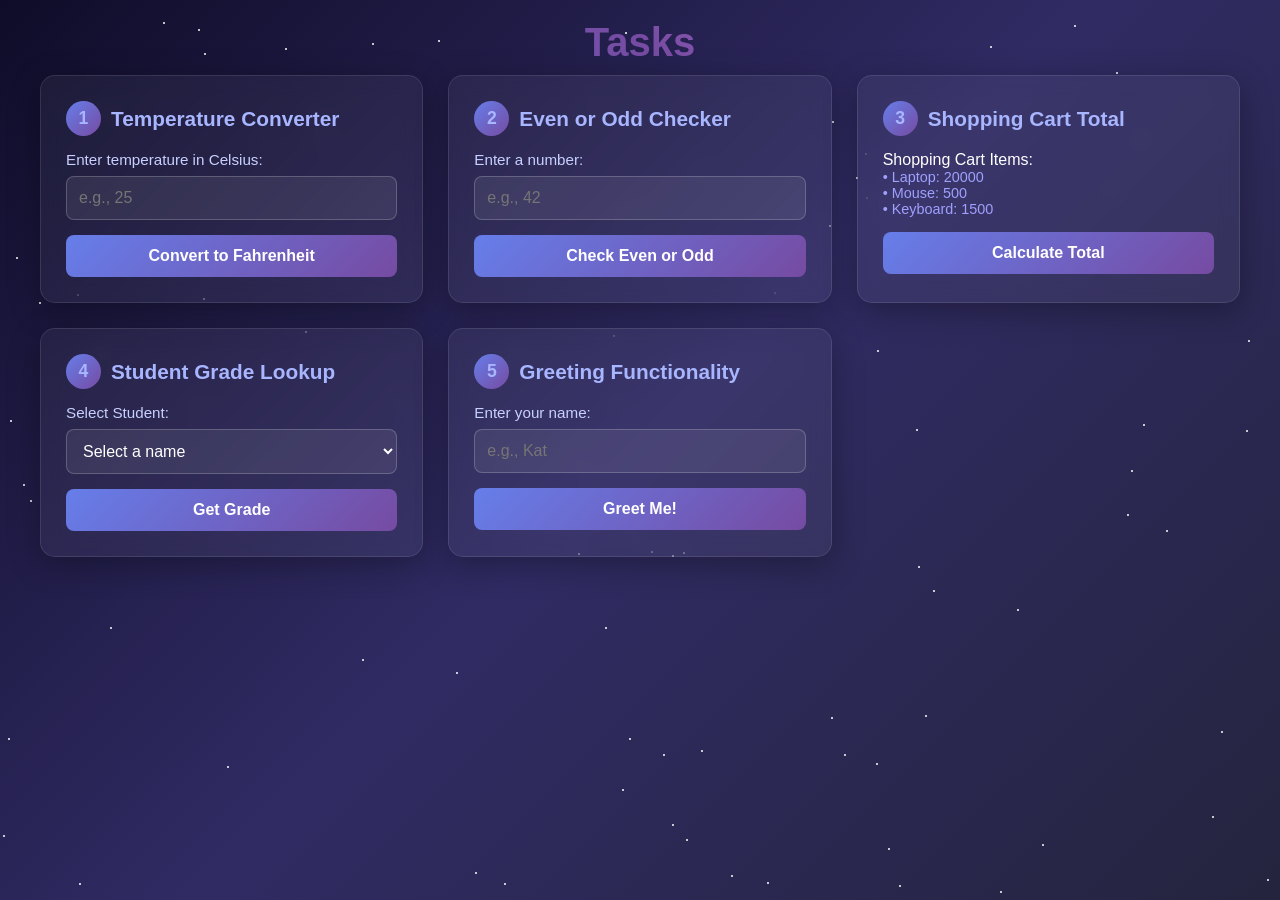
<file: Project-01-Tasks/index.html>
<!DOCTYPE html>

<head>
    <meta charset="UTF-8">
    <meta name="viewport" content="width=device-width, initial-scale=1.0">
    <title>Tasks by Kat</title>
    <link rel="stylesheet" href="style.css">
</head>

<body>
    <div class="stars" id="stars"></div>
    
    <div class="container">
        <h1> Tasks </h1>

        <div class="task-grid">
            <div class="task-card">
                <h2 class="task-title">
                    <span class="task-number">1</span>
                    Temperature Converter
                </h2>
                <div class="input-group">
                    <label for="celsius">Enter temperature in Celsius:</label>
                    <input type="number" id="celsius" placeholder="e.g., 25" step="0.1">
                </div>
                <button onclick="convertTemp()">Convert to Fahrenheit</button>
                <div class="result" id="tempResult"></div>
            </div>

            <div class="task-card">
                <h2 class="task-title">
                    <span class="task-number">2</span>
                    Even or Odd Checker
                </h2>
                <div class="input-group">
                    <label for="number">Enter a number:</label>
                    <input type="number" id="number" placeholder="e.g., 42">
                </div>
                <button onclick="checkEvenOdd()">Check Even or Odd</button>
                <div class="result" id="evenOddResult"></div>
            </div>

             <div class="task-card">
                <h2 class="task-title">
                    <span class="task-number">3</span>
                    Shopping Cart Total
                </h2>
                <div class="input-group">
                    <span>Shopping Cart Items:</span>
                    <p style="color: #a0a0ff; font-size: 0.9rem; margin-bottom: 10px;">
                        • Laptop: 20000<br>
                        • Mouse: 500<br>
                        • Keyboard: 1500
                    </p>
                </div>
                <button onclick="calculateCartTotal()">Calculate Total</button>
                <div class="result" id="cartResult"></div>
            </div>


            <div class="task-card">
                <h2 class="task-title">
                    <span class="task-number">4</span>
                    Student Grade Lookup
                </h2>
                <div class="input-group">
                    <label for="studentName">Select Student:</label>
                    <select id="studentName">
                        <option value="">Select a name</option>
                        <option value="Kat">Kat</option>
                        <option value="Jannice">Jannice</option>
                        <option value="Rhon">Rhon</option>
                        <option value="Shiela">Shiela</option>
                        <option value="Carl">Carl</option>
                        <option value="Danice">Danice</option>
                        <option value="Zien">Zien</option>
                    </select>
                </div>
                <button onclick="lookupGrade()">Get Grade</button>
                <div class="result" id="gradeResult"></div>
            </div>

            <div class="task-card">
                <h2 class="task-title">
                    <span class="task-number">5</span>
                    Greeting Functionality
                </h2>
                <div class="input-group">
                    <label for="userName">Enter your name:</label>
                    <input type="text" id="userName" placeholder="e.g., Kat">
                </div>
                <button onclick="showGreeting()">Greet Me!</button>
                <div class="result" id="greeting"></div>
            </div>
        </div>
    </div>
    <script src="script.js"></script>
</body>
</html>
</file>
<file: Project-01-Tasks/style.css>
* {
            margin: 0;
            padding: 0;
            box-sizing: border-box;
        }

        body {
            font-family: 'Segoe UI', Tahoma, Geneva, Verdana, sans-serif;
            background: linear-gradient(135deg, #0f0c29, #302b63, #24243e);
            color: #fff;
            min-height: 100vh;
            padding: 20px;
        }

        .container {
            max-width: 1200px;
            margin: 0 auto;
        }

        h1 {
            text-align: center;
            font-size: 2.5rem;
            margin-bottom: 10px;
            background: linear-gradient(45deg, #667eea, #764ba2, #f093fb);
            -webkit-background-clip: text;
            -webkit-text-fill-color: transparent;
            background-clip: text;
        }

        .subtitle {
            text-align: center;
            color: #a0a0ff;
            margin-bottom: 40px;
            font-size: 1.1rem;
        }

        .task-grid {
            display: grid;
            grid-template-columns: repeat(auto-fit, minmax(300px, 1fr));
            gap: 25px;
            margin-bottom: 30px;
        }

        .task-card {
            background: rgba(255, 255, 255, 0.05);
            backdrop-filter: blur(10px);
            border: 1px solid rgba(255, 255, 255, 0.1);
            border-radius: 15px;
            padding: 25px;
            box-shadow: 0 8px 32px rgba(0, 0, 0, 0.3);
            transition: transform 0.3s ease, box-shadow 0.3s ease;
        }

        .task-card:hover {
            transform: translateY(-5px);
            box-shadow: 0 12px 40px rgba(102, 126, 234, 0.4);
        }

        .task-title {
            font-size: 1.3rem;
            margin-bottom: 15px;
            color: #a8b5ff;
            display: flex;
            align-items: center;
            gap: 10px;
        }

        .task-number {
            background: linear-gradient(135deg, #667eea, #764ba2);
            width: 35px;
            height: 35px;
            border-radius: 50%;
            display: flex;
            align-items: center;
            justify-content: center;
            font-weight: bold;
            font-size: 1.1rem;
        }

        .input-group {
            margin-bottom: 15px;
        }

        label {
            display: block;
            margin-bottom: 8px;
            color: #c8d0ff;
            font-size: 0.95rem;
        }

        input, select {
            width: 100%;
            padding: 12px;
            border: 1px solid rgba(255, 255, 255, 0.2);
            border-radius: 8px;
            background: rgba(255, 255, 255, 0.08);
            color: #fff;
            font-size: 1rem;
            transition: all 0.3s ease;
        }

        select option {
            background: #2a2550;
            color: #fff;
            padding: 10px;
        }
        input:focus, select:focus {
            outline: none;
            border-color: #667eea;
            background: rgba(255, 255, 255, 0.12);
            box-shadow: 0 0 15px rgba(102, 126, 234, 0.3);
        }

        button {
            width: 100%;
            padding: 12px;
            background: linear-gradient(135deg, #667eea, #764ba2);
            color: #fff;
            border: none;
            border-radius: 8px;
            font-size: 1rem;
            font-weight: 600;
            cursor: pointer;
            transition: all 0.3s ease;
        }

        button:hover {
            transform: scale(1.02);
            box-shadow: 0 5px 20px rgba(102, 126, 234, 0.5);
        }

        button:active {
            transform: scale(0.98);
        }

        .result {
            margin-top: 15px;
            padding: 15px;
            background: rgba(102, 126, 234, 0.2);
            border-left: 4px solid #667eea;
            border-radius: 8px;
            min-height: 50px;
            display: flex;
            align-items: center;
            font-size: 1.1rem;
            color: #e0e7ff;
        }

        .result:empty {
            display: none;
        }

        @media (max-width: 768px) {
            h1 {
                font-size: 2rem;
            }

            .task-grid {
                grid-template-columns: 1fr;
            }

            .task-card {
                padding: 20px;
            }
        }
        .stars {
            position: fixed;
            top: 0;
            left: 0;
            width: 100%;
            height: 100%;
            pointer-events: none;
            z-index: -1;
        }

        .star {
            position: absolute;
            width: 2px;
            height: 2px;
            background: white;
            border-radius: 50%;
            animation: twinkle 3s infinite;
        }

        @keyframes twinkle {
            0%, 100% { opacity: 0; }
            50% { opacity: 1; }
        }
</file>
